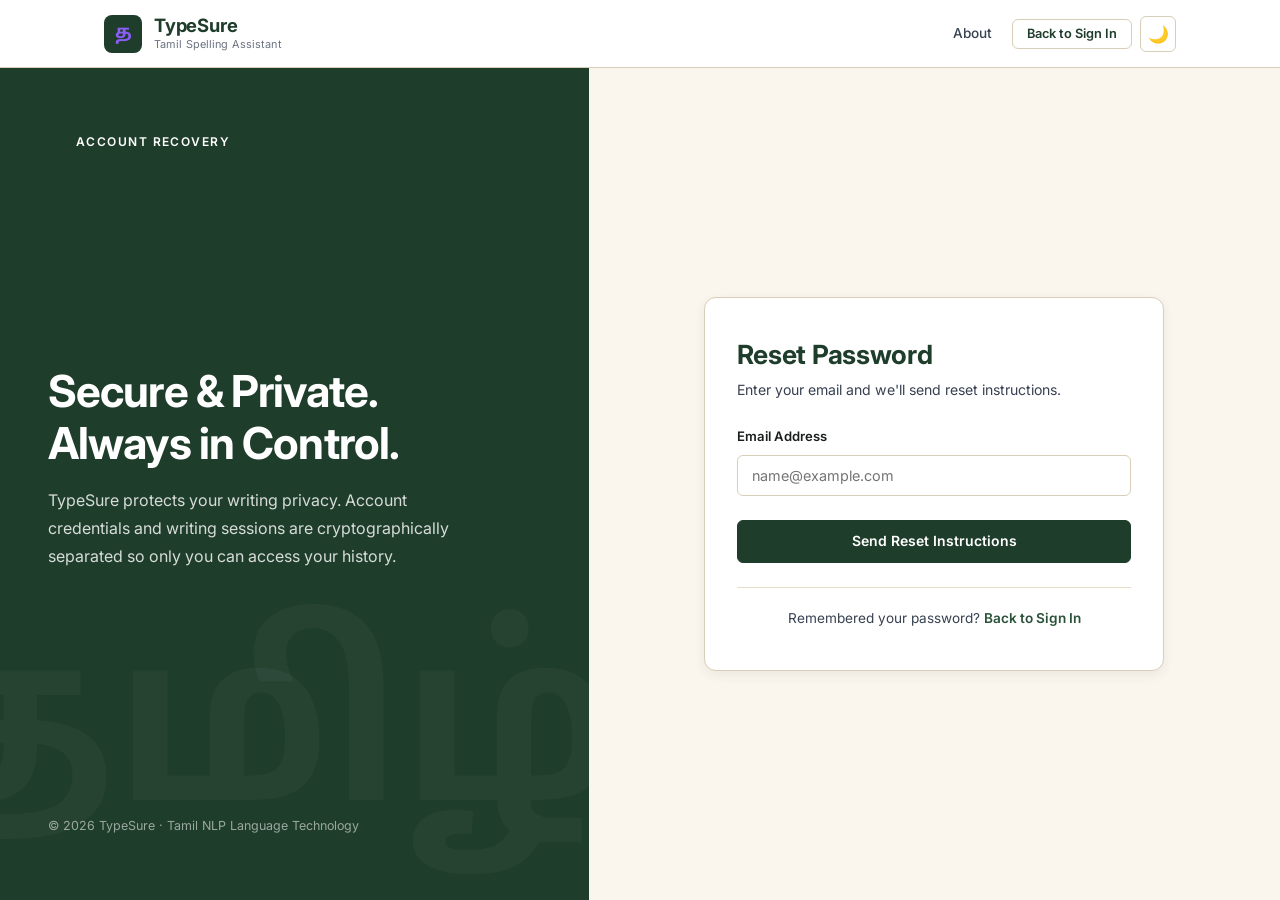
<file: templates/forgot_password.html>
<!DOCTYPE html>
<html lang="ta" dir="ltr">
<head>
  <meta charset="UTF-8" />
  <meta name="viewport" content="width=device-width, initial-scale=1.0" />
  <title>Reset Password — TypeSure</title>
  <meta name="description" content="Recover access to your TypeSure account." />
  <link rel="icon" type="image/x-icon" href="/favicon.ico" />
  <link rel="icon" type="image/png" sizes="32x32" href="/static/favicon-32x32.png" />
  <link rel="icon" type="image/png" sizes="16x16" href="/static/favicon-16x16.png" />

  <!-- Fonts -->
  <link rel="preconnect" href="https://fonts.googleapis.com" />
  <link rel="preconnect" href="https://fonts.gstatic.com" crossorigin />
  <link href="https://fonts.googleapis.com/css2?family=Inter:wght@300;400;500;600;700&family=Noto+Sans+Tamil:wght@300;400;500;600;700&display=swap" rel="stylesheet" />

  <link rel="stylesheet" href="/static/css/style.css" />

  <script>
    (function() {
      const savedTheme = localStorage.getItem('typesure_theme') || 'light';
      if (savedTheme === 'dark') {
        document.documentElement.setAttribute('data-theme', 'dark');
      }
    })();
  </script>
</head>
<body>

<header class="site-header">
  <div class="container header-inner">
    <a href="/" class="brand" aria-label="TypeSure Home">
      <div class="brand-logo" aria-hidden="true">
        <span class="logo-icon">த</span>
      </div>
      <div class="brand-text">
        <span class="brand-name">TypeSure</span>
        <span class="brand-subtitle">Tamil Spelling Assistant</span>
      </div>
    </a>
    <nav class="site-nav" aria-label="Main navigation">
      <a href="/about" class="nav-link">About</a>
      <a href="/login" class="btn btn-outline btn-sm">Back to Sign In</a>
      <button class="theme-toggle-btn" id="theme-toggle" aria-label="Toggle light or dark theme" title="Toggle theme">
        <span class="theme-toggle-icon" id="theme-icon">🌙</span>
      </button>
    </nav>
  </div>
</header>

<main class="auth-split-wrapper">
  <!-- Left Editorial Hero Section -->
  <section class="auth-left" aria-label="Brand Overview">
    <div class="auth-brand-badge">Account Recovery</div>
    
    <div class="auth-left-content">
      <h1 class="auth-left-title">
        Secure &amp; Private.<br />
        <span style="color: var(--gold);">Always in Control.</span>
      </h1>
      <p class="auth-left-desc">
        TypeSure protects your writing privacy. Account credentials and
        writing sessions are cryptographically separated so only you can access
        your history.
      </p>
    </div>

    <div class="auth-left-footer">
      &copy; <span id="copy-year"></span> TypeSure · Tamil NLP Language Technology
    </div>
  </section>

  <!-- Right Authentication Form Section -->
  <section class="auth-right" aria-label="Password Reset Form">
    <div class="auth-card">
      <div class="auth-card-header">
        <h2 class="auth-card-title">Reset Password</h2>
        <p class="auth-card-subtitle">Enter your email and we'll send reset instructions.</p>
      </div>

      <div class="notice notice-info hidden" id="reset-success-alert" role="status" style="margin-bottom: var(--sp-4);">
        <span class="notice-icon">✓</span>
        <span id="reset-success-msg">Reset instructions sent. Please check your inbox.</span>
      </div>

      <div class="notice notice-error hidden" id="reset-error-alert" role="alert" style="margin-bottom: var(--sp-4);">
        <span class="notice-icon">⚠️</span>
        <span id="reset-error-msg">Could not process request.</span>
      </div>

      <form id="forgot-form" class="auth-form" novalidate>
        <div class="form-group">
          <label class="form-label" for="reset-email">Email Address</label>
          <input
            type="email"
            id="reset-email"
            name="email"
            class="form-input"
            placeholder="name@example.com"
            required
            autocomplete="email"
          />
        </div>

        <button type="submit" class="btn btn-primary" id="btn-reset-submit" style="width: 100%; padding: 12px; margin-top: var(--sp-2);">
          Send Reset Instructions
        </button>
      </form>

      <div class="auth-card-footer">
        Remembered your password?
        <a href="/login" class="form-link">Back to Sign In</a>
      </div>
    </div>
  </section>
</main>

<script src="/static/js/auth.js"></script>
</body>
</html>
</file>
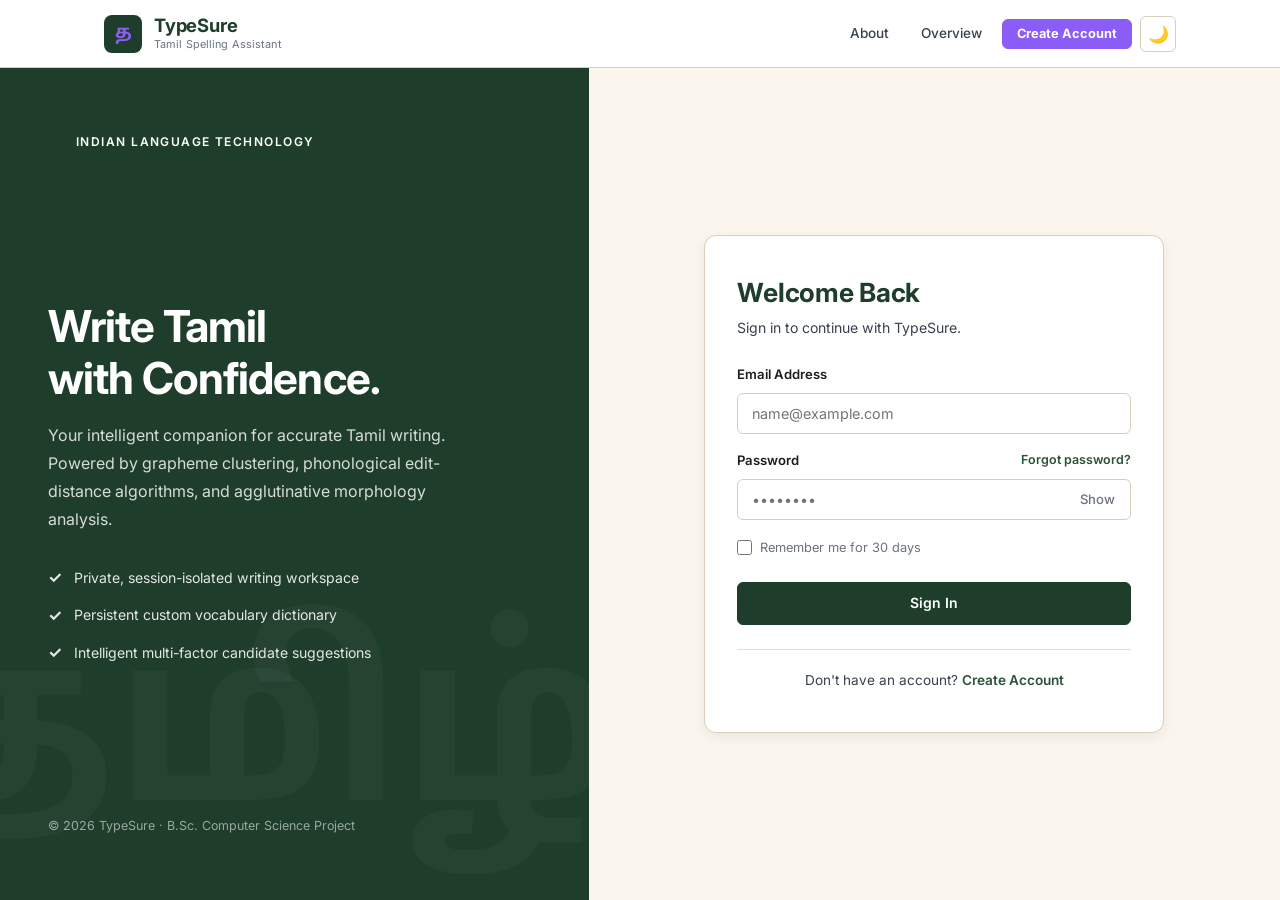
<file: templates/login.html>
<!DOCTYPE html>
<html lang="ta" dir="ltr">
<head>
  <meta charset="UTF-8" />
  <meta name="viewport" content="width=device-width, initial-scale=1.0" />
  <title>Sign In — TypeSure</title>
  <meta name="description" content="Sign in to your TypeSure account to manage your Tamil spelling checks, custom dictionary, and writing history." />
  <link rel="icon" type="image/x-icon" href="/favicon.ico" />
  <link rel="icon" type="image/png" sizes="32x32" href="/static/favicon-32x32.png" />
  <link rel="icon" type="image/png" sizes="16x16" href="/static/favicon-16x16.png" />

  <!-- Fonts -->
  <link rel="preconnect" href="https://fonts.googleapis.com" />
  <link rel="preconnect" href="https://fonts.gstatic.com" crossorigin />
  <link href="https://fonts.googleapis.com/css2?family=Inter:wght@300;400;500;600;700&family=Noto+Sans+Tamil:wght@300;400;500;600;700&display=swap" rel="stylesheet" />

  <link rel="stylesheet" href="/static/css/style.css" />

  <!-- Theme initialization script (prevents flash of wrong theme) -->
  <script>
    (function() {
      const savedTheme = localStorage.getItem('typesure_theme') || 'light';
      if (savedTheme === 'dark') {
        document.documentElement.setAttribute('data-theme', 'dark');
      }
    })();
  </script>
</head>
<body>

<header class="site-header">
  <div class="container header-inner">
    <a href="/" class="brand" aria-label="TypeSure Home">
      <div class="brand-logo" aria-hidden="true">
        <span class="logo-icon">த</span>
      </div>
      <div class="brand-text">
        <span class="brand-name">TypeSure</span>
        <span class="brand-subtitle">Tamil Spelling Assistant</span>
      </div>
    </a>
    <nav class="site-nav" aria-label="Main navigation">
      <a href="/about" class="nav-link">About</a>
      <a href="/landing" class="nav-link">Overview</a>
      <a href="/register" class="btn btn-accent btn-sm">Create Account</a>
      <button class="theme-toggle-btn" id="theme-toggle" aria-label="Toggle light or dark theme" title="Toggle theme">
        <span class="theme-toggle-icon" id="theme-icon">🌙</span>
      </button>
    </nav>
  </div>
</header>

<main class="auth-split-wrapper">
  <!-- Left Editorial Hero Section -->
  <section class="auth-left" aria-label="Brand Overview">
    <div class="auth-brand-badge">Indian Language Technology</div>
    
    <div class="auth-left-content">
      <h1 class="auth-left-title">
        Write Tamil<br />
        with <span style="color: var(--gold);">Confidence.</span>
      </h1>
      <p class="auth-left-desc">
        Your intelligent companion for accurate Tamil writing. Powered by
        grapheme clustering, phonological edit-distance algorithms, and
        agglutinative morphology analysis.
      </p>

      <div class="auth-features-list">
        <div class="auth-feature-point">
          <span class="check-glyph">✓</span>
          <span>Private, session-isolated writing workspace</span>
        </div>
        <div class="auth-feature-point">
          <span class="check-glyph">✓</span>
          <span>Persistent custom vocabulary dictionary</span>
        </div>
        <div class="auth-feature-point">
          <span class="check-glyph">✓</span>
          <span>Intelligent multi-factor candidate suggestions</span>
        </div>
      </div>
    </div>

    <div class="auth-left-footer">
      &copy; <span id="copy-year"></span> TypeSure · B.Sc. Computer Science Project
    </div>
  </section>

  <!-- Right Authentication Form Section -->
  <section class="auth-right" aria-label="Sign In Form">
    <div class="auth-card">
      <div class="auth-card-header">
        <h2 class="auth-card-title">Welcome Back</h2>
        <p class="auth-card-subtitle">Sign in to continue with TypeSure.</p>
      </div>

      <div class="notice notice-error hidden" id="login-error-alert" role="alert" style="margin-bottom: var(--sp-4);">
        <span class="notice-icon">⚠️</span>
        <span id="login-error-msg">Invalid credentials.</span>
      </div>

      <form id="login-form" class="auth-form" novalidate>
        <div class="form-group">
          <label class="form-label" for="login-email">Email Address</label>
          <input
            type="email"
            id="login-email"
            name="email"
            class="form-input"
            placeholder="name@example.com"
            required
            autocomplete="email"
          />
        </div>

        <div class="form-group">
          <div class="form-label">
            <label for="login-password">Password</label>
            <a href="/forgot-password" class="form-link" style="font-size: 0.78rem;">Forgot password?</a>
          </div>
          <div class="input-with-icon">
            <input
              type="password"
              id="login-password"
              name="password"
              class="form-input"
              placeholder="••••••••"
              required
              autocomplete="current-password"
            />
            <button type="button" class="input-action-btn" id="toggle-password" aria-label="Toggle password visibility">
              Show
            </button>
          </div>
        </div>

        <div class="form-options-row">
          <label class="checkbox-label" for="login-remember">
            <input type="checkbox" id="login-remember" name="remember" />
            <span>Remember me for 30 days</span>
          </label>
        </div>

        <button type="submit" class="btn btn-primary" id="btn-login-submit" style="width: 100%; padding: 12px; margin-top: var(--sp-2);">
          Sign In
        </button>
      </form>

      <div class="auth-card-footer">
        Don't have an account?
        <a href="/register" class="form-link">Create Account</a>
      </div>
    </div>
  </section>
</main>

<script src="/static/js/auth.js"></script>
</body>
</html>
</file>
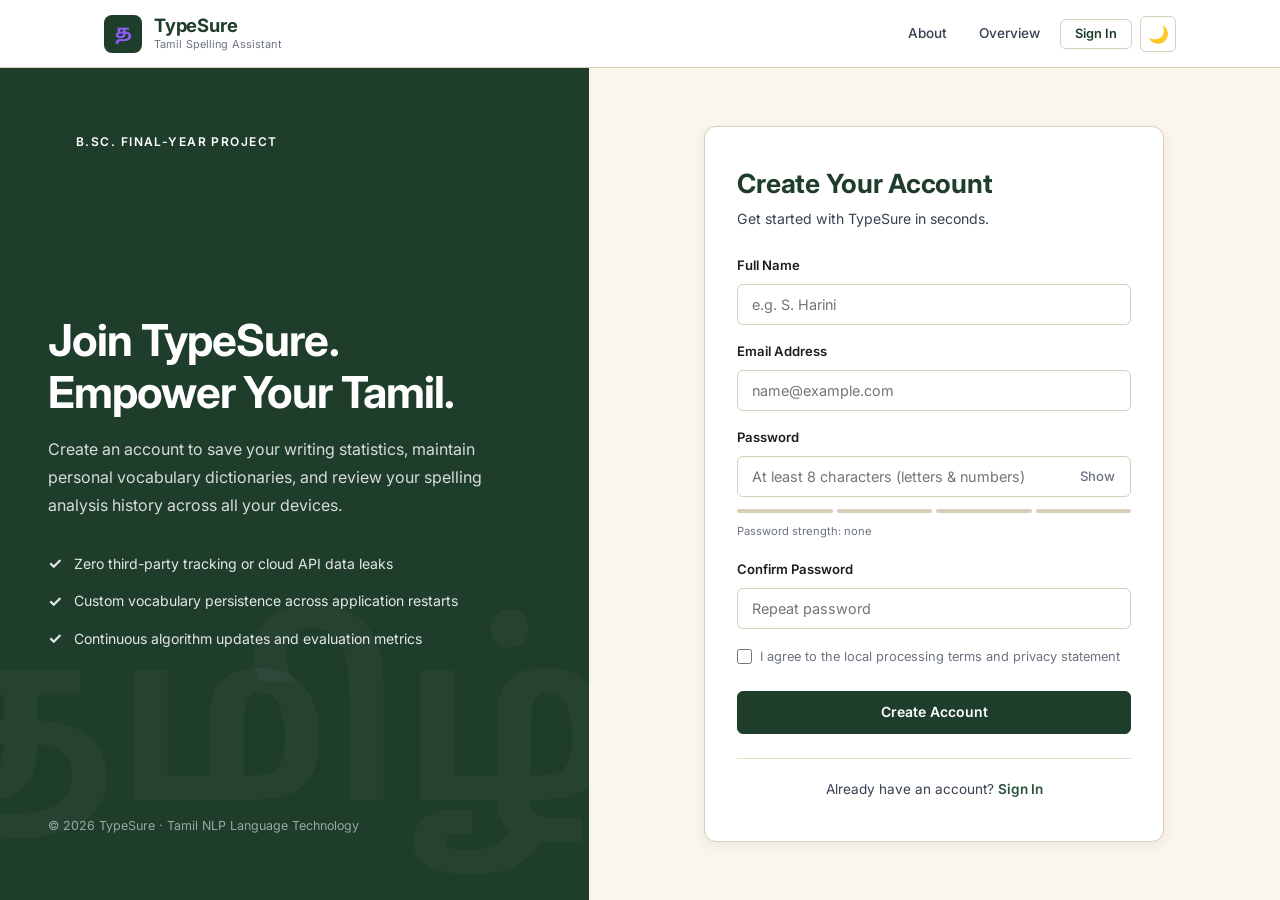
<file: templates/register.html>
<!DOCTYPE html>
<html lang="ta" dir="ltr">
<head>
  <meta charset="UTF-8" />
  <meta name="viewport" content="width=device-width, initial-scale=1.0" />
  <title>Create Account — TypeSure</title>
  <meta name="description" content="Register for a TypeSure account to unlock persistent history, custom dictionary imports, and Tamil writing analytics." />
  <link rel="icon" type="image/x-icon" href="/favicon.ico" />
  <link rel="icon" type="image/png" sizes="32x32" href="/static/favicon-32x32.png" />
  <link rel="icon" type="image/png" sizes="16x16" href="/static/favicon-16x16.png" />

  <!-- Fonts -->
  <link rel="preconnect" href="https://fonts.googleapis.com" />
  <link rel="preconnect" href="https://fonts.gstatic.com" crossorigin />
  <link href="https://fonts.googleapis.com/css2?family=Inter:wght@300;400;500;600;700&family=Noto+Sans+Tamil:wght@300;400;500;600;700&display=swap" rel="stylesheet" />

  <link rel="stylesheet" href="/static/css/style.css" />

  <script>
    (function() {
      const savedTheme = localStorage.getItem('typesure_theme') || 'light';
      if (savedTheme === 'dark') {
        document.documentElement.setAttribute('data-theme', 'dark');
      }
    })();
  </script>
</head>
<body>

<header class="site-header">
  <div class="container header-inner">
    <a href="/" class="brand" aria-label="TypeSure Home">
      <div class="brand-logo" aria-hidden="true">
        <span class="logo-icon">த</span>
      </div>
      <div class="brand-text">
        <span class="brand-name">TypeSure</span>
        <span class="brand-subtitle">Tamil Spelling Assistant</span>
      </div>
    </a>
    <nav class="site-nav" aria-label="Main navigation">
      <a href="/about" class="nav-link">About</a>
      <a href="/landing" class="nav-link">Overview</a>
      <a href="/login" class="btn btn-outline btn-sm">Sign In</a>
      <button class="theme-toggle-btn" id="theme-toggle" aria-label="Toggle light or dark theme" title="Toggle theme">
        <span class="theme-toggle-icon" id="theme-icon">🌙</span>
      </button>
    </nav>
  </div>
</header>

<main class="auth-split-wrapper">
  <!-- Left Editorial Hero Section -->
  <section class="auth-left" aria-label="Brand Overview">
    <div class="auth-brand-badge">B.Sc. Final-Year Project</div>
    
    <div class="auth-left-content">
      <h1 class="auth-left-title">
        Join TypeSure.<br />
        <span style="color: var(--gold);">Empower Your Tamil.</span>
      </h1>
      <p class="auth-left-desc">
        Create an account to save your writing statistics, maintain personal
        vocabulary dictionaries, and review your spelling analysis history
        across all your devices.
      </p>

      <div class="auth-features-list">
        <div class="auth-feature-point">
          <span class="check-glyph">✓</span>
          <span>Zero third-party tracking or cloud API data leaks</span>
        </div>
        <div class="auth-feature-point">
          <span class="check-glyph">✓</span>
          <span>Custom vocabulary persistence across application restarts</span>
        </div>
        <div class="auth-feature-point">
          <span class="check-glyph">✓</span>
          <span>Continuous algorithm updates and evaluation metrics</span>
        </div>
      </div>
    </div>

    <div class="auth-left-footer">
      &copy; <span id="copy-year"></span> TypeSure · Tamil NLP Language Technology
    </div>
  </section>

  <!-- Right Authentication Form Section -->
  <section class="auth-right" aria-label="Registration Form">
    <div class="auth-card">
      <div class="auth-card-header">
        <h2 class="auth-card-title">Create Your Account</h2>
        <p class="auth-card-subtitle">Get started with TypeSure in seconds.</p>
      </div>

      <div class="notice notice-error hidden" id="register-error-alert" role="alert" style="margin-bottom: var(--sp-4);">
        <span class="notice-icon">⚠️</span>
        <span id="register-error-msg">Registration error.</span>
      </div>

      <form id="register-form" class="auth-form" novalidate>
        <div class="form-group">
          <label class="form-label" for="reg-name">Full Name</label>
          <input
            type="text"
            id="reg-name"
            name="full_name"
            class="form-input"
            placeholder="e.g. S. Harini"
            required
            autocomplete="name"
          />
        </div>

        <div class="form-group">
          <label class="form-label" for="reg-email">Email Address</label>
          <input
            type="email"
            id="reg-email"
            name="email"
            class="form-input"
            placeholder="name@example.com"
            required
            autocomplete="email"
          />
        </div>

        <div class="form-group">
          <label class="form-label" for="reg-password">Password</label>
          <div class="input-with-icon">
            <input
              type="password"
              id="reg-password"
              name="password"
              class="form-input"
              placeholder="At least 8 characters (letters &amp; numbers)"
              required
              autocomplete="new-password"
            />
            <button type="button" class="input-action-btn" id="toggle-reg-password" aria-label="Toggle password visibility">
              Show
            </button>
          </div>
          <!-- Password strength meter -->
          <div class="password-strength-container">
            <div class="strength-bars">
              <div class="strength-segment" id="str-1"></div>
              <div class="strength-segment" id="str-2"></div>
              <div class="strength-segment" id="str-3"></div>
              <div class="strength-segment" id="str-4"></div>
            </div>
            <span class="strength-label" id="strength-text">Password strength: none</span>
          </div>
        </div>

        <div class="form-group">
          <label class="form-label" for="reg-confirm-password">Confirm Password</label>
          <input
            type="password"
            id="reg-confirm-password"
            name="confirm_password"
            class="form-input"
            placeholder="Repeat password"
            required
            autocomplete="new-password"
          />
          <span class="form-error-feedback hidden" id="confirm-feedback">Passwords do not match.</span>
        </div>

        <div class="form-options-row">
          <label class="checkbox-label" for="reg-terms">
            <input type="checkbox" id="reg-terms" required />
            <span>I agree to the local processing terms and privacy statement</span>
          </label>
        </div>

        <button type="submit" class="btn btn-primary" id="btn-register-submit" style="width: 100%; padding: 12px; margin-top: var(--sp-2);">
          Create Account
        </button>
      </form>

      <div class="auth-card-footer">
        Already have an account?
        <a href="/login" class="form-link">Sign In</a>
      </div>
    </div>
  </section>
</main>

<script src="/static/js/auth.js"></script>
</body>
</html>
</file>
<file: static/css/style.css>
/* ==========================================================================
   TypeSure — Premium Design System
   Tamil Spelling Detection & Correction
   Design: Editorial SaaS + Indian Language Technology
   ========================================================================== */

/* --------------------------------------------------------------------------
   1. Design Tokens
   -------------------------------------------------------------------------- */
:root {
  /* Brand Palette (Exact Specifications: Forest Green + Sand Beige + Electric Purple) */
  --forest:          #1F3D2B;
  --forest-deep:     #14281C;
  --sand:            #E8DCC4;
  --sand-light:      #FAF6EE;
  --purple:          #8B5CF6;
  --purple-hover:    #7C3AED;
  --purple-light:    #F5F3FF;
  --charcoal:        #1A1F1C;
  --white:           #FFFFFF;
  --grey:            #6B7280;
  --soft-border:     #D8CEB9;
  --error-red:       #DC2626;

  /* Semantic Variables (Light Theme) */
  --color-bg:              var(--sand-light);
  --color-surface:         var(--white);
  --color-surface-hover:   #F3EDE0;
  --color-primary:         var(--forest);
  --color-primary-deep:    var(--forest-deep);
  --color-secondary:       #2A5239;
  --color-accent:          var(--purple);
  --color-accent-hover:    var(--purple-hover);
  --color-text:            var(--charcoal);
  --color-text-secondary:  #374151;
  --color-text-muted:      var(--grey);
  --color-border:          var(--soft-border);
  --color-border-light:    #E5DEC9;

  /* States */
  --color-warning:         #B45309;
  --color-warning-bg:      #FEF3C7;
  --color-warning-border:  #FCD34D;
  --color-danger:          var(--error-red);
  --color-danger-bg:       #FEE2E2;
  --color-danger-border:   #FCA5A5;
  --color-success:         #059669;
  --color-success-bg:      #D1FAE5;
  --color-info:            #2563EB;
  --color-info-bg:         #DBEAFE;
  --color-info-border:     #93C5FD;

  /* Typography */
  --font-ui:    'Inter', system-ui, -apple-system, 'Segoe UI', sans-serif;
  --font-tamil: 'Noto Sans Tamil', 'Latha', 'TAU_Elango_Barathi', sans-serif;
  --font-mono:  'SF Mono', 'Fira Code', 'Consolas', monospace;

  /* Spacing (4px grid) */
  --sp-1:  0.25rem;
  --sp-2:  0.5rem;
  --sp-3:  0.75rem;
  --sp-4:  1rem;
  --sp-5:  1.25rem;
  --sp-6:  1.5rem;
  --sp-8:  2rem;
  --sp-10: 2.5rem;
  --sp-12: 3rem;
  --sp-16: 4rem;
  --sp-20: 5rem;
  --sp-24: 6rem;

  /* Radii */
  --radius-sm:   4px;
  --radius-md:   6px;
  --radius-lg:   8px;
  --radius-xl:   12px;
  --radius-full: 9999px;

  /* Shadows */
  --shadow-xs:  0 1px 2px rgba(41,45,42,0.04);
  --shadow-sm:  0 1px 4px rgba(41,45,42,0.06), 0 1px 2px rgba(41,45,42,0.03);
  --shadow-md:  0 4px 12px rgba(41,45,42,0.07);
  --shadow-lg:  0 8px 28px rgba(41,45,42,0.09);
  --shadow-xl:  0 16px 48px rgba(41,45,42,0.12);

  /* Motion */
  --ease:           cubic-bezier(0.4, 0, 0.2, 1);
  --duration:       160ms;
  --duration-slow:  280ms;

  /* Layout */
  --container-max:    1120px;
  --container-narrow: 840px;
  --header-height:    68px;
}

/* --------------------------------------------------------------------------
   2. Reset & Base
   -------------------------------------------------------------------------- */
*, *::before, *::after { box-sizing: border-box; margin: 0; padding: 0; }

html {
  font-size: 16px;
  scroll-behavior: smooth;
  -webkit-font-smoothing: antialiased;
  -moz-osx-font-smoothing: grayscale;
  text-rendering: optimizeLegibility;
}

body {
  font-family: var(--font-ui);
  background: var(--color-bg);
  color: var(--color-text);
  line-height: 1.6;
  min-height: 100vh;
  display: flex;
  flex-direction: column;
}

img, svg { display: block; max-width: 100%; }

a {
  color: var(--color-secondary);
  text-decoration: none;
  transition: color var(--duration) var(--ease);
}
a:hover { color: var(--color-primary); }

button { cursor: pointer; font-family: inherit; }
ul, ol { list-style: none; }

::selection {
  background: rgba(40,116,91,0.15);
  color: var(--color-primary);
}

/* --------------------------------------------------------------------------
   3. Utilities
   -------------------------------------------------------------------------- */
.hidden { display: none !important; }

.container {
  width: 100%;
  max-width: var(--container-max);
  margin: 0 auto;
  padding: 0 var(--sp-6);
}

.tamil-text {
  font-family: var(--font-tamil);
  font-size: 1.05em;
}

.section-label {
  display: inline-block;
  font-size: 0.7rem;
  font-weight: 700;
  letter-spacing: 0.12em;
  text-transform: uppercase;
  color: var(--color-accent);
  margin-bottom: var(--sp-4);
}

.section-title {
  font-size: 1.75rem;
  font-weight: 700;
  color: var(--color-primary);
  line-height: 1.25;
  margin-bottom: var(--sp-3);
}

.section-desc {
  font-size: 1rem;
  color: var(--color-text-secondary);
  line-height: 1.75;
  max-width: 560px;
}

/* --------------------------------------------------------------------------
   4. Buttons
   -------------------------------------------------------------------------- */
.btn {
  display: inline-flex;
  align-items: center;
  justify-content: center;
  gap: 6px;
  padding: 10px 22px;
  border-radius: var(--radius-md);
  font-size: 0.875rem;
  font-weight: 600;
  border: 1.5px solid transparent;
  transition: all var(--duration) var(--ease);
  white-space: nowrap;
  line-height: 1.2;
  text-decoration: none;
}
.btn:hover { text-decoration: none; }
.btn:active { transform: scale(0.97); }
.btn:disabled {
  opacity: 0.35;
  cursor: not-allowed;
  transform: none !important;
}
.btn:focus-visible {
  outline: 2px solid var(--color-accent);
  outline-offset: 2px;
}
.btn-sm { padding: 6px 14px; font-size: 0.8rem; }
.btn-lg { padding: 14px 32px; font-size: 0.95rem; font-weight: 700; }
.btn-icon { font-size: 1rem; }

.btn-primary {
  background: var(--color-primary);
  color: var(--white);
  border-color: var(--color-primary);
}
.btn-primary:hover {
  background: var(--color-primary-deep);
  border-color: var(--color-primary-deep);
  box-shadow: 0 2px 8px rgba(21,60,50,0.2);
}

.btn-accent {
  background: var(--color-accent);
  color: #FFFFFF;
  border-color: var(--color-accent);
  font-weight: 700;
}
.btn-accent:hover {
  background: var(--color-accent-hover);
  border-color: var(--color-accent-hover);
  color: #FFFFFF;
}

.btn-outline {
  background: transparent;
  color: var(--color-primary);
  border-color: var(--color-border);
}
.btn-outline:hover {
  border-color: var(--color-primary);
  background: rgba(21,60,50,0.04);
}

.btn-outline-light {
  background: transparent;
  color: var(--white);
  border-color: rgba(255,255,255,0.35);
}
.btn-outline-light:hover {
  background: rgba(255,255,255,0.08);
  border-color: rgba(255,255,255,0.6);
}

.btn-ghost {
  background: transparent;
  color: var(--color-text-secondary);
  border-color: transparent;
}
.btn-ghost:hover {
  background: rgba(21,60,50,0.05);
  color: var(--color-primary);
}

.btn-danger {
  background: var(--color-danger);
  color: var(--white);
  border-color: var(--color-danger);
}
.btn-danger:hover {
  background: #7f3025;
  border-color: #7f3025;
}

/* --------------------------------------------------------------------------
   5. Header & Navigation
   -------------------------------------------------------------------------- */
.site-header {
  position: sticky;
  top: 0;
  z-index: 100;
  background: var(--color-surface);
  border-bottom: 1px solid var(--color-border);
  height: var(--header-height);
}

.header-inner {
  display: flex;
  align-items: center;
  justify-content: space-between;
  height: var(--header-height);
  gap: var(--sp-6);
}

/* Brand */
.brand {
  display: flex;
  align-items: center;
  gap: var(--sp-3);
  text-decoration: none;
  flex-shrink: 0;
}

.brand-logo {
  width: 38px;
  height: 38px;
  background: var(--color-primary);
  border-radius: var(--radius-lg);
  display: flex;
  align-items: center;
  justify-content: center;
  flex-shrink: 0;
}

.logo-icon {
  font-family: var(--font-tamil);
  color: var(--color-accent);
  font-size: 1.15rem;
  font-weight: 700;
}

.brand-text {
  display: flex;
  flex-direction: column;
}

.brand-name {
  font-size: 1.15rem;
  font-weight: 700;
  color: var(--color-primary);
  line-height: 1.15;
  letter-spacing: -0.01em;
}

.brand-subtitle {
  font-size: 0.68rem;
  color: var(--color-text-muted);
  font-weight: 400;
  letter-spacing: 0.01em;
}

/* Nav */
.site-nav {
  display: flex;
  align-items: center;
  gap: var(--sp-2);
}

.nav-link {
  font-size: 0.85rem;
  font-weight: 500;
  color: var(--color-text-secondary);
  padding: 6px 12px;
  border-radius: var(--radius-md);
  transition: color var(--duration) var(--ease), background var(--duration) var(--ease);
}
.nav-link:hover,
.nav-link.active {
  color: var(--color-primary);
  background: rgba(21,60,50,0.05);
  text-decoration: none;
}

.hamburger {
  display: none;
  flex-direction: column;
  justify-content: space-between;
  width: 22px;
  height: 16px;
  background: none;
  border: none;
  padding: 0;
}
.hamburger span {
  display: block;
  height: 2px;
  background: var(--color-text);
  border-radius: 2px;
  transition: var(--duration) var(--ease);
}

/* --------------------------------------------------------------------------
   6. Hero Section
   -------------------------------------------------------------------------- */
.hero {
  background: var(--color-primary);
  color: var(--white);
  padding: var(--sp-20) 0 var(--sp-24);
  position: relative;
  overflow: hidden;
}

.hero::after {
  content: 'தமிழ்';
  position: absolute;
  right: -2%;
  top: 50%;
  transform: translateY(-50%);
  font-family: var(--font-tamil);
  font-size: clamp(12rem, 22vw, 20rem);
  font-weight: 700;
  color: rgba(255,255,255,0.03);
  pointer-events: none;
  line-height: 1;
  white-space: nowrap;
}

.hero-content {
  position: relative;
  z-index: 1;
  max-width: 640px;
}

.hero-label {
  display: inline-flex;
  align-items: center;
  gap: var(--sp-2);
  font-size: 0.7rem;
  font-weight: 600;
  letter-spacing: 0.1em;
  text-transform: uppercase;
  color: var(--color-accent);
  margin-bottom: var(--sp-6);
}

.hero-label::before {
  content: '';
  display: block;
  width: 24px;
  height: 1.5px;
  background: var(--color-accent);
}

.hero-title {
  font-size: clamp(2.2rem, 5vw, 3.2rem);
  font-weight: 700;
  line-height: 1.15;
  margin-bottom: var(--sp-6);
  letter-spacing: -0.02em;
}

.hero-accent {
  color: var(--color-accent);
}

.hero-desc {
  font-size: 1.05rem;
  opacity: 0.85;
  line-height: 1.75;
  margin-bottom: var(--sp-8);
  max-width: 520px;
}

.hero-cta {
  display: flex;
  align-items: center;
  gap: var(--sp-4);
  flex-wrap: wrap;
}

/* --------------------------------------------------------------------------
   7. Features Section
   -------------------------------------------------------------------------- */
.features-section {
  padding: var(--sp-24) 0;
  background: var(--color-bg);
}

.features-header {
  text-align: center;
  margin-bottom: var(--sp-12);
}
.features-header .section-label { color: var(--color-accent); }
.features-header .section-desc { margin: 0 auto; }

.features-grid {
  display: grid;
  grid-template-columns: repeat(4, 1fr);
  gap: var(--sp-6);
}

.feature-card {
  background: var(--color-surface);
  border: 1px solid var(--color-border);
  border-top: 3px solid var(--color-accent);
  border-radius: var(--radius-lg);
  padding: var(--sp-8) var(--sp-6);
  transition: box-shadow var(--duration-slow) var(--ease), transform var(--duration-slow) var(--ease);
}
.feature-card:hover {
  box-shadow: var(--shadow-md);
  transform: translateY(-2px);
}

.feature-icon {
  font-size: 1.6rem;
  margin-bottom: var(--sp-4);
  display: block;
}

.feature-title {
  font-size: 0.95rem;
  font-weight: 700;
  color: var(--color-primary);
  margin-bottom: var(--sp-2);
  line-height: 1.3;
}

.feature-desc {
  font-size: 0.84rem;
  color: var(--color-text-secondary);
  line-height: 1.65;
}

/* --------------------------------------------------------------------------
   8. How It Works Section
   -------------------------------------------------------------------------- */
.how-section {
  padding: var(--sp-24) 0;
  background: var(--color-surface);
  border-top: 1px solid var(--color-border-light);
  border-bottom: 1px solid var(--color-border-light);
}

.how-header {
  text-align: center;
  margin-bottom: var(--sp-12);
}
.how-header .section-desc { margin: 0 auto; }

.steps-grid {
  display: grid;
  grid-template-columns: repeat(3, 1fr);
  gap: var(--sp-8);
  position: relative;
}

.step-card {
  text-align: center;
  padding: 0 var(--sp-4);
}

.step-number {
  display: inline-flex;
  align-items: center;
  justify-content: center;
  width: 48px;
  height: 48px;
  border-radius: 50%;
  background: var(--color-primary);
  color: var(--color-accent);
  font-size: 1.1rem;
  font-weight: 700;
  margin-bottom: var(--sp-5);
}

.step-title {
  font-size: 1rem;
  font-weight: 700;
  color: var(--color-primary);
  margin-bottom: var(--sp-2);
}

.step-desc {
  font-size: 0.85rem;
  color: var(--color-text-secondary);
  line-height: 1.65;
  max-width: 280px;
  margin: 0 auto;
}

/* --------------------------------------------------------------------------
   9. Workspace Section (Main Editor Area)
   -------------------------------------------------------------------------- */
.workspace-section {
  flex: 1;
  padding-top: var(--sp-12);
  padding-bottom: var(--sp-16);
  display: flex;
  flex-direction: column;
  gap: var(--sp-8);
}

.workspace-title-bar {
  display: flex;
  align-items: center;
  justify-content: space-between;
  flex-wrap: wrap;
  gap: var(--sp-4);
  margin-bottom: var(--sp-2);
}
.workspace-title-bar .section-title { margin-bottom: 0; }

/* --------------------------------------------------------------------------
   10. Cards
   -------------------------------------------------------------------------- */
.card {
  background: var(--color-surface);
  border: 1px solid var(--color-border);
  border-radius: var(--radius-lg);
  box-shadow: var(--shadow-xs);
  overflow: hidden;
}

.card-header {
  display: flex;
  align-items: center;
  justify-content: space-between;
  flex-wrap: wrap;
  gap: var(--sp-3);
  padding: var(--sp-4) var(--sp-6);
  border-bottom: 1px solid var(--color-border-light);
  background: var(--ivory);
}

.card-title {
  font-size: 0.9rem;
  font-weight: 600;
  color: var(--color-primary);
  display: flex;
  align-items: center;
  gap: var(--sp-2);
}

.card-icon {
  font-size: 1rem;
  opacity: 0.8;
}

/* --------------------------------------------------------------------------
   11. Editor Card
   -------------------------------------------------------------------------- */
.editor-card .card-header {
  background: var(--ivory);
}

.editor-meta {
  font-size: 0.78rem;
  color: var(--color-text-muted);
  font-weight: 500;
}
.meta-sep { margin: 0 6px; opacity: 0.4; }

.editor-wrap {
  padding: var(--sp-4) var(--sp-6);
  background: var(--color-surface);
}

.tamil-editor {
  width: 100%;
  min-height: 220px;
  padding: var(--sp-5);
  font-family: var(--font-tamil), var(--font-ui);
  font-size: 1.15rem;
  line-height: 1.9;
  border: 1.5px solid var(--color-border);
  border-radius: var(--radius-md);
  background: var(--ivory);
  color: var(--color-text);
  resize: vertical;
  transition: border-color var(--duration) var(--ease), box-shadow var(--duration) var(--ease);
  outline: none;
}
.tamil-editor:focus {
  border-color: var(--color-secondary);
  box-shadow: 0 0 0 3px rgba(40,116,91,0.1);
  background: var(--white);
}
.tamil-editor::placeholder {
  color: var(--color-text-muted);
  font-family: var(--font-tamil), var(--font-ui);
  font-size: 1rem;
}

.editor-footer {
  display: flex;
  align-items: center;
  justify-content: space-between;
  flex-wrap: wrap;
  gap: var(--sp-3);
  padding: var(--sp-3) var(--sp-6);
  border-top: 1px solid var(--color-border-light);
  background: var(--ivory);
}

.sample-btns {
  display: flex;
  align-items: center;
  gap: var(--sp-1);
  flex-wrap: wrap;
}
.sample-label {
  font-size: 0.75rem;
  color: var(--color-text-muted);
  margin-right: 4px;
  font-weight: 500;
}

.action-btns {
  display: flex;
  align-items: center;
  gap: var(--sp-2);
}

.store-text-row {
  padding: var(--sp-3) var(--sp-6);
  border-top: 1px solid var(--color-border-light);
  background: var(--ivory);
}

.checkbox-label {
  display: flex;
  align-items: center;
  gap: var(--sp-2);
  font-size: 0.8rem;
  color: var(--color-text-muted);
  cursor: pointer;
  user-select: none;
}
.checkbox-label input[type="checkbox"] {
  accent-color: var(--color-secondary);
  width: 15px;
  height: 15px;
}

/* --------------------------------------------------------------------------
   12. Loading & Error States
   -------------------------------------------------------------------------- */
.loading-overlay {
  display: none;
  align-items: center;
  justify-content: center;
  gap: var(--sp-4);
  padding: var(--sp-10);
  background: var(--color-surface);
  border: 1px solid var(--color-border);
  border-radius: var(--radius-lg);
  font-size: 0.9rem;
  color: var(--color-primary);
  font-weight: 500;
}
.loading-overlay.visible { display: flex; }

.spinner {
  width: 24px;
  height: 24px;
  border: 2.5px solid var(--sage-light);
  border-top-color: var(--color-secondary);
  border-radius: 50%;
  animation: spin 0.65s linear infinite;
  flex-shrink: 0;
}
@keyframes spin { to { transform: rotate(360deg); } }

/* --------------------------------------------------------------------------
   13. Notices & Banners
   -------------------------------------------------------------------------- */
.notice {
  display: flex;
  align-items: flex-start;
  gap: var(--sp-3);
  padding: var(--sp-4) var(--sp-6);
  border-radius: var(--radius-lg);
  font-size: 0.85rem;
  line-height: 1.65;
  border: 1px solid transparent;
  position: relative;
}

.notice-icon {
  font-size: 1rem;
  flex-shrink: 0;
  margin-top: 2px;
}

.notice-info {
  background: var(--color-info-bg);
  border-color: var(--color-info-border);
  color: #1a4d78;
}

.notice-warn {
  background: var(--color-warning-bg);
  border-color: var(--color-warning-border);
  color: #6b5115;
}

.notice-error {
  background: var(--color-danger-bg);
  border-color: var(--color-danger-border);
  color: #6b2019;
}

.notice-close {
  position: absolute;
  top: var(--sp-2);
  right: var(--sp-3);
  background: none;
  border: none;
  font-size: 0.8rem;
  opacity: 0.5;
  cursor: pointer;
  padding: 2px 6px;
  border-radius: var(--radius-sm);
  color: inherit;
  line-height: 1;
}
.notice-close:hover { opacity: 1; background: rgba(0,0,0,0.06); }

/* --------------------------------------------------------------------------
   14. Statistics Grid
   -------------------------------------------------------------------------- */
.stats-section .section-title {
  font-size: 0.95rem;
  margin-bottom: var(--sp-4);
}

.stats-grid {
  display: grid;
  grid-template-columns: repeat(4, 1fr);
  gap: var(--sp-4);
}

.stat-card {
  background: var(--color-surface);
  border: 1px solid var(--color-border);
  border-radius: var(--radius-lg);
  padding: var(--sp-5) var(--sp-5);
  position: relative;
  overflow: hidden;
  transition: transform var(--duration-slow) var(--ease), box-shadow var(--duration-slow) var(--ease);
}
.stat-card::before {
  content: '';
  position: absolute;
  top: 0;
  left: 0;
  right: 0;
  height: 3px;
  background: var(--color-primary);
}
.stat-card:hover {
  transform: translateY(-1px);
  box-shadow: var(--shadow-sm);
}

.stat-card--warning::before { background: var(--color-warning); }
.stat-card--success::before { background: var(--color-success); }
.stat-card--accent::before  { background: var(--color-accent); }

.stat-value {
  font-size: 1.85rem;
  font-weight: 700;
  color: var(--color-primary);
  line-height: 1;
  margin-bottom: var(--sp-1);
}
.stat-card--warning .stat-value { color: var(--color-warning); }
.stat-card--success .stat-value { color: var(--color-success); }
.stat-card--accent  .stat-value { color: var(--color-accent); }

.stat-label {
  font-size: 0.78rem;
  font-weight: 500;
  color: var(--color-text-secondary);
}

.stat-note {
  font-size: 0.7rem;
  color: var(--color-text-muted);
  margin-top: var(--sp-2);
  line-height: 1.45;
}

/* --------------------------------------------------------------------------
   15. Results & Issues
   -------------------------------------------------------------------------- */
.results-actions {
  display: flex;
  align-items: center;
  gap: var(--sp-2);
  flex-wrap: wrap;
}

.empty-state {
  padding: var(--sp-12) var(--sp-6);
  text-align: center;
}
.empty-icon { font-size: 2.5rem; margin-bottom: var(--sp-3); }
.empty-title {
  font-size: 0.95rem;
  font-weight: 600;
  color: var(--color-text-secondary);
  margin-bottom: var(--sp-1);
}
.empty-sub {
  font-size: 0.84rem;
  color: var(--color-text-muted);
}

.issues-list {
  padding: var(--sp-5) var(--sp-6);
  display: flex;
  flex-direction: column;
  gap: var(--sp-4);
}

.issue-item {
  border: 1px solid var(--color-border);
  border-radius: var(--radius-lg);
  padding: var(--sp-4) var(--sp-5);
  display: flex;
  flex-direction: column;
  gap: var(--sp-3);
  transition: border-color var(--duration) var(--ease), box-shadow var(--duration) var(--ease);
  animation: fadeSlideIn 0.2s var(--ease);
  background: var(--white);
}
.issue-item:hover {
  border-color: var(--color-warning-border);
  box-shadow: var(--shadow-xs);
}

@keyframes fadeSlideIn {
  from { opacity: 0; transform: translateY(4px); }
  to   { opacity: 1; transform: translateY(0); }
}

.issue-top {
  display: flex;
  align-items: center;
  gap: var(--sp-2);
  flex-wrap: wrap;
}

.issue-badge {
  background: var(--color-warning-bg);
  color: var(--color-warning);
  border: 1px solid var(--color-warning-border);
  padding: 2px 10px;
  border-radius: var(--radius-full);
  font-size: 0.72rem;
  font-weight: 600;
}

.issue-word {
  font-family: var(--font-tamil);
  font-size: 1.1rem;
  font-weight: 600;
  color: var(--color-danger);
  background: var(--color-danger-bg);
  padding: 2px 10px;
  border-radius: var(--radius-sm);
  border: 1px solid var(--color-danger-border);
}

.issue-occ {
  font-size: 0.75rem;
  color: var(--color-text-muted);
}

.suggestions-row {
  display: flex;
  flex-wrap: wrap;
  align-items: center;
  gap: var(--sp-2);
}

.suggestions-label {
  font-size: 0.78rem;
  color: var(--color-text-muted);
  flex-shrink: 0;
  font-weight: 500;
}

.suggestion-btn {
  font-family: var(--font-tamil);
  font-size: 0.95rem;
  padding: 5px 14px;
  background: var(--sage-light);
  color: var(--color-primary);
  border: 1px solid rgba(40,116,91,0.15);
  border-radius: var(--radius-full);
  cursor: pointer;
  transition: all var(--duration) var(--ease);
  display: inline-flex;
  align-items: center;
  gap: 6px;
}
.suggestion-btn:hover {
  background: rgba(40,116,91,0.15);
  border-color: var(--color-secondary);
  transform: scale(1.02);
}

.suggestion-btn .dist-badge {
  font-family: var(--font-ui);
  font-size: 0.65rem;
  background: var(--color-secondary);
  color: var(--white);
  padding: 1px 5px;
  border-radius: var(--radius-full);
  font-weight: 600;
}

.no-suggestions {
  font-size: 0.8rem;
  color: var(--color-text-muted);
  font-style: italic;
}

/* --------------------------------------------------------------------------
   16. Corrected Preview
   -------------------------------------------------------------------------- */
.corrected-preview {
  padding: var(--sp-6);
  white-space: pre-wrap;
  word-break: break-word;
  font-size: 1.1rem;
  line-height: 1.9;
  min-height: 80px;
  background: var(--ivory);
}

.corrections-applied-row {
  padding: var(--sp-3) var(--sp-6);
  border-top: 1px solid var(--color-border-light);
  font-size: 0.8rem;
  color: var(--color-text-muted);
  background: var(--ivory);
}

.corrected-word-ok {
  color: var(--color-success);
}
.corrected-word-changed {
  background: var(--gold-light);
  border-radius: 3px;
  padding: 0 3px;
  color: var(--color-primary);
  font-weight: 600;
  border-bottom: 2px solid var(--color-accent);
}
.corrected-word-unknown {
  color: var(--color-warning);
  text-decoration-line: underline;
  text-decoration-style: wavy;
  text-decoration-color: var(--color-warning);
  text-underline-offset: 3px;
}

/* --------------------------------------------------------------------------
   17. History
   -------------------------------------------------------------------------- */
.history-list {
  padding: var(--sp-4) var(--sp-6);
}

.history-item {
  display: flex;
  align-items: center;
  gap: var(--sp-4);
  padding: var(--sp-3) 0;
  border-bottom: 1px solid var(--color-border-light);
  font-size: 0.85rem;
  animation: fadeSlideIn 0.2s var(--ease);
}
.history-item:last-child { border-bottom: none; }

.history-num {
  width: 28px;
  height: 28px;
  background: var(--ivory);
  color: var(--color-primary);
  border: 1px solid var(--color-border);
  border-radius: 50%;
  font-size: 0.72rem;
  font-weight: 700;
  display: flex;
  align-items: center;
  justify-content: center;
  flex-shrink: 0;
}

.history-meta {
  display: flex;
  flex-direction: column;
  gap: 2px;
  flex: 1;
  min-width: 0;
}

.history-time {
  font-size: 0.72rem;
  color: var(--color-text-muted);
}

.history-stats {
  color: var(--color-text-secondary);
  font-size: 0.82rem;
}
.history-stats strong {
  color: var(--color-warning);
  font-weight: 600;
}

.btn-icon-del {
  background: none;
  border: none;
  color: var(--color-text-muted);
  cursor: pointer;
  padding: 4px 8px;
  font-size: 0.8rem;
  border-radius: var(--radius-sm);
  transition: all var(--duration) var(--ease);
  line-height: 1;
}
.btn-icon-del:hover {
  background: var(--color-danger-bg);
  color: var(--color-danger);
}

/* --------------------------------------------------------------------------
   18. Algorithm & Info Sections
   -------------------------------------------------------------------------- */
.algo-brief-section {
  padding: var(--sp-16) 0;
  background: var(--color-surface);
  border-top: 1px solid var(--color-border-light);
}

.algo-brief-section .section-desc {
  margin-bottom: var(--sp-8);
}

.algo-brief-grid {
  display: grid;
  grid-template-columns: repeat(3, 1fr);
  gap: var(--sp-6);
}

.algo-brief-card {
  padding: var(--sp-6);
  border: 1px solid var(--color-border);
  border-radius: var(--radius-lg);
  background: var(--ivory);
}

.algo-brief-card h3 {
  font-size: 0.9rem;
  font-weight: 700;
  color: var(--color-primary);
  margin-bottom: var(--sp-2);
}

.algo-brief-card p {
  font-size: 0.84rem;
  color: var(--color-text-secondary);
  line-height: 1.7;
}

/* Privacy band */
.privacy-band {
  padding: var(--sp-12) 0;
  background: var(--color-primary);
  color: var(--white);
}

.privacy-band-inner {
  display: flex;
  align-items: flex-start;
  gap: var(--sp-8);
}

.privacy-icon {
  font-size: 2rem;
  flex-shrink: 0;
  opacity: 0.8;
}

.privacy-band h2 {
  font-size: 1.25rem;
  font-weight: 700;
  margin-bottom: var(--sp-2);
  color: var(--white);
}

.privacy-band p {
  font-size: 0.9rem;
  opacity: 0.85;
  line-height: 1.7;
  max-width: 600px;
}

/* --------------------------------------------------------------------------
   19. Footer
   -------------------------------------------------------------------------- */
.site-footer {
  background: var(--color-primary);
  color: rgba(255,255,255,0.75);
  padding: var(--sp-12) 0 var(--sp-8);
  margin-top: auto;
}

.footer-inner {
  display: flex;
  flex-direction: column;
  gap: var(--sp-6);
}

.footer-top {
  display: flex;
  justify-content: space-between;
  align-items: flex-start;
  flex-wrap: wrap;
  gap: var(--sp-8);
}

.footer-brand-block .footer-brand {
  font-size: 1.1rem;
  font-weight: 700;
  color: var(--white);
  margin-bottom: var(--sp-2);
}

.footer-desc {
  font-size: 0.82rem;
  max-width: 360px;
  line-height: 1.7;
}

.footer-links {
  display: flex;
  gap: var(--sp-8);
}

.footer-link-group h4 {
  font-size: 0.72rem;
  font-weight: 700;
  letter-spacing: 0.1em;
  text-transform: uppercase;
  color: var(--color-accent);
  margin-bottom: var(--sp-3);
}

.footer-link-group ul {
  display: flex;
  flex-direction: column;
  gap: var(--sp-2);
}

.footer-link-group a {
  font-size: 0.82rem;
  color: rgba(255,255,255,0.65);
  transition: color var(--duration) var(--ease);
}
.footer-link-group a:hover { color: var(--white); }

.footer-bottom {
  padding-top: var(--sp-6);
  border-top: 1px solid rgba(255,255,255,0.1);
  display: flex;
  justify-content: space-between;
  align-items: center;
  flex-wrap: wrap;
  gap: var(--sp-2);
}

.footer-disclaimer {
  font-size: 0.72rem;
  opacity: 0.55;
}

.footer-tech {
  font-size: 0.72rem;
  opacity: 0.55;
}

/* --------------------------------------------------------------------------
   20. Modals
   -------------------------------------------------------------------------- */
.modal-overlay {
  position: fixed;
  inset: 0;
  background: rgba(21,60,50,0.55);
  backdrop-filter: blur(4px);
  z-index: 200;
  display: flex;
  align-items: center;
  justify-content: center;
  padding: var(--sp-4);
  animation: fadeIn 0.12s var(--ease);
}

@keyframes fadeIn { from { opacity: 0; } to { opacity: 1; } }

.modal {
  background: var(--color-surface);
  border-radius: var(--radius-xl);
  box-shadow: var(--shadow-xl);
  width: 100%;
  max-width: 520px;
  max-height: 90vh;
  overflow-y: auto;
  animation: modalIn 0.18s var(--ease);
}
.modal--sm { max-width: 400px; }

@keyframes modalIn {
  from { transform: translateY(8px); opacity: 0; }
  to   { transform: translateY(0);   opacity: 1; }
}

.modal-header {
  display: flex;
  align-items: center;
  justify-content: space-between;
  padding: var(--sp-5) var(--sp-6);
  border-bottom: 1px solid var(--color-border-light);
}

.modal-header h3 {
  font-size: 0.95rem;
  font-weight: 700;
  color: var(--color-primary);
}

.modal-close {
  background: none;
  border: none;
  font-size: 1rem;
  cursor: pointer;
  color: var(--color-text-muted);
  padding: 4px 8px;
  border-radius: var(--radius-sm);
  transition: background var(--duration) var(--ease);
  line-height: 1;
}
.modal-close:hover { background: rgba(0,0,0,0.05); color: var(--color-text); }

.modal-body {
  padding: var(--sp-6);
  display: flex;
  flex-direction: column;
  gap: var(--sp-4);
}
.modal-body p {
  font-size: 0.88rem;
  line-height: 1.65;
  color: var(--color-text-secondary);
}

.modal-footer {
  display: flex;
  align-items: center;
  justify-content: flex-end;
  gap: var(--sp-3);
  padding: var(--sp-4) var(--sp-6);
  border-top: 1px solid var(--color-border-light);
  background: var(--ivory);
}

/* Import modal */
.import-rules {
  list-style: disc;
  padding-left: 1.3rem;
  font-size: 0.82rem;
  color: var(--color-text-secondary);
  line-height: 1.85;
}

.file-drop-zone {
  border: 2px dashed var(--color-border);
  border-radius: var(--radius-lg);
  padding: var(--sp-8) var(--sp-6);
  text-align: center;
  cursor: pointer;
  transition: border-color var(--duration) var(--ease), background var(--duration) var(--ease);
}
.file-drop-zone:hover,
.file-drop-zone.drag-over {
  border-color: var(--color-secondary);
  background: var(--sage-light);
}
.drop-icon { font-size: 2rem; margin-bottom: var(--sp-3); }
.file-drop-zone p { font-size: 0.85rem; color: var(--color-text-muted); }

.import-result {
  padding: var(--sp-4);
  border-radius: var(--radius-md);
  font-size: 0.84rem;
  line-height: 1.7;
}
.import-result.success {
  background: var(--color-success-bg);
  color: var(--color-success);
  border: 1px solid rgba(40,116,91,0.15);
}
.import-result.error {
  background: var(--color-danger-bg);
  color: var(--color-danger);
  border: 1px solid var(--color-danger-border);
}

/* --------------------------------------------------------------------------
   21. Toast Notifications
   -------------------------------------------------------------------------- */
.toast-container {
  position: fixed;
  top: calc(var(--header-height) + var(--sp-4));
  right: var(--sp-6);
  z-index: 300;
  display: flex;
  flex-direction: column;
  gap: var(--sp-3);
  pointer-events: none;
}

.toast {
  pointer-events: auto;
  display: flex;
  align-items: center;
  gap: var(--sp-3);
  padding: var(--sp-4) var(--sp-5);
  background: var(--color-surface);
  border: 1px solid var(--color-border);
  border-radius: var(--radius-lg);
  box-shadow: var(--shadow-lg);
  font-size: 0.85rem;
  color: var(--color-text);
  min-width: 280px;
  max-width: 420px;
  animation: toastIn 0.25s var(--ease);
}
.toast.toast-out {
  animation: toastOut 0.2s var(--ease) forwards;
}

.toast-icon { font-size: 1.1rem; flex-shrink: 0; }

.toast-success { border-left: 3px solid var(--color-success); }
.toast-success .toast-icon { color: var(--color-success); }

.toast-error   { border-left: 3px solid var(--color-danger); }
.toast-error .toast-icon { color: var(--color-danger); }

.toast-info    { border-left: 3px solid var(--color-info); }
.toast-info .toast-icon { color: var(--color-info); }

@keyframes toastIn {
  from { transform: translateX(20px); opacity: 0; }
  to   { transform: translateX(0);    opacity: 1; }
}
@keyframes toastOut {
  from { transform: translateX(0);    opacity: 1; }
  to   { transform: translateX(20px); opacity: 0; }
}

/* --------------------------------------------------------------------------
   22. About Page
   -------------------------------------------------------------------------- */
.about-page {
  padding-top: var(--sp-12);
  padding-bottom: var(--sp-16);
}

.about-hero {
  text-align: center;
  padding: var(--sp-8) 0 var(--sp-12);
}

.about-title {
  font-size: clamp(1.6rem, 3.5vw, 2.25rem);
  font-weight: 700;
  color: var(--color-primary);
  margin-bottom: var(--sp-4);
  letter-spacing: -0.01em;
}

.about-intro {
  max-width: 680px;
  margin: 0 auto;
  font-size: 1rem;
  line-height: 1.8;
  color: var(--color-text-secondary);
}

.about-grid {
  display: flex;
  flex-direction: column;
  gap: var(--sp-8);
}

.about-card {
  padding: var(--sp-8);
}
.about-card .card-title {
  font-size: 1rem;
  margin-bottom: var(--sp-5);
  padding-bottom: var(--sp-3);
  border-bottom: 1px solid var(--color-border-light);
}

.about-list {
  list-style: none;
  padding-left: 0;
  font-size: 0.88rem;
  line-height: 1.9;
  color: var(--color-text-secondary);
}
.about-list li {
  padding-left: var(--sp-5);
  position: relative;
}
.about-list li::before {
  content: '';
  position: absolute;
  left: 0;
  top: 0.7em;
  width: 6px;
  height: 6px;
  border-radius: 50%;
  background: var(--color-accent);
}

.limitations-list li::before {
  background: var(--color-warning);
}

/* Algorithm items */
.algo-item {
  margin-bottom: var(--sp-6);
}
.algo-item:last-child { margin-bottom: 0; }
.algo-item h3 {
  font-size: 0.9rem;
  font-weight: 700;
  color: var(--color-primary);
  margin-bottom: var(--sp-2);
}
.algo-item p {
  font-size: 0.88rem;
  color: var(--color-text-secondary);
  line-height: 1.75;
}

.algo-example {
  margin-top: var(--sp-3);
  padding: var(--sp-3) var(--sp-5);
  background: var(--ivory);
  border-left: 3px solid var(--color-accent);
  border-radius: 0 var(--radius-sm) var(--radius-sm) 0;
  font-size: 0.88rem;
}
.algo-example code {
  font-family: var(--font-tamil), monospace;
  background: none;
  padding: 0;
}

/* Tech grid */
.tech-grid {
  display: grid;
  grid-template-columns: repeat(auto-fit, minmax(160px, 1fr));
  gap: var(--sp-3);
}

.tech-item {
  display: flex;
  flex-direction: column;
  gap: 4px;
  padding: var(--sp-4);
  background: var(--ivory);
  border: 1px solid var(--color-border-light);
  border-radius: var(--radius-md);
  font-size: 0.82rem;
}
.tech-icon { font-size: 1.3rem; }
.tech-item strong { color: var(--color-primary); font-size: 0.85rem; }
.tech-item span { color: var(--color-text-muted); font-size: 0.78rem; }

/* Code block */
.code-block {
  background: var(--charcoal);
  color: var(--sage-light);
  padding: var(--sp-5) var(--sp-6);
  border-radius: var(--radius-lg);
  font-size: 0.78rem;
  line-height: 1.75;
  overflow-x: auto;
  font-family: var(--font-mono);
}

/* Privacy section on about page */
.privacy-card {
  background: var(--color-primary);
  color: var(--white);
  border-color: var(--color-primary);
}
.privacy-card .card-title {
  color: var(--white);
  border-bottom-color: rgba(255,255,255,0.1);
}
.privacy-card .about-list li {
  color: rgba(255,255,255,0.8);
}
.privacy-card .about-list li::before {
  background: var(--color-accent);
}

/* --------------------------------------------------------------------------
   23. Responsive
   -------------------------------------------------------------------------- */

/* Tablet */
@media (max-width: 900px) {
  .features-grid { grid-template-columns: repeat(2, 1fr); }
  .algo-brief-grid { grid-template-columns: 1fr; }
  .stats-grid { grid-template-columns: repeat(2, 1fr); }
  .privacy-band-inner { flex-direction: column; }
  .footer-top { flex-direction: column; }
}

/* Mobile */
@media (max-width: 700px) {
  :root {
    --sp-6: 1rem;
    --header-height: 60px;
  }

  /* Nav collapse */
  .site-nav {
    display: none;
    gap: var(--sp-2);
    flex-direction: column;
    position: fixed;
    top: var(--header-height);
    left: 0;
    right: 0;
    background: var(--color-surface);
    padding: var(--sp-4);
    border-bottom: 1px solid var(--color-border);
    box-shadow: var(--shadow-md);
    z-index: 99;
  }
  .site-nav.open { display: flex; }
  .hamburger { display: flex; }

  /* Hero */
  .hero { padding: var(--sp-12) 0 var(--sp-16); }
  .hero-title { font-size: 1.85rem; }
  .hero::after { font-size: 8rem; right: -10%; }
  .hero-cta { flex-direction: column; align-items: stretch; }
  .hero-cta .btn { justify-content: center; }

  /* Features */
  .features-section { padding: var(--sp-16) 0; }
  .features-grid { grid-template-columns: 1fr; }

  /* Steps */
  .how-section { padding: var(--sp-16) 0; }
  .steps-grid { grid-template-columns: 1fr; gap: var(--sp-8); }

  /* Stats */
  .stats-grid { grid-template-columns: 1fr 1fr; }

  /* Editor */
  .editor-footer { flex-direction: column; align-items: flex-start; }
  .action-btns { width: 100%; justify-content: flex-end; }
  .card-header { padding: var(--sp-3) var(--sp-4); }

  /* Results */
  .results-actions { gap: 4px; }

  /* About */
  .about-card { padding: var(--sp-5); }

  /* Footer */
  .footer-links { flex-direction: column; gap: var(--sp-5); }
  .footer-bottom { flex-direction: column; text-align: center; }
}

@media (max-width: 440px) {
  .stats-grid { grid-template-columns: 1fr; }
  .hero-title { font-size: 1.6rem; }
  .hero::after { display: none; }
  .tech-grid { grid-template-columns: 1fr 1fr; }
}

/* --------------------------------------------------------------------------
   24. Print
   -------------------------------------------------------------------------- */
@media print {
  .site-header,
  .site-footer,
  .hero,
  .features-section,
  .how-section,
  .algo-brief-section,
  .privacy-band,
  .modal-overlay,
  .toast-container,
  .btn,
  .hamburger { display: none !important; }

  body { background: white; }
  .card { box-shadow: none; border: 1px solid #ccc; }
}

/* --------------------------------------------------------------------------
   25. Reduced Motion
   -------------------------------------------------------------------------- */
@media (prefers-reduced-motion: reduce) {
  *, *::before, *::after {
    animation-duration: 0.01ms !important;
    animation-iteration-count: 1 !important;
    transition-duration: 0.01ms !important;
  }
  html { scroll-behavior: auto; }
}

/* --------------------------------------------------------------------------
   26. Limitations Notice
   -------------------------------------------------------------------------- */
.limitations-notice {
  border-radius: var(--radius-lg);
}

/* --------------------------------------------------------------------------
   27. Focus Styles (Accessibility)
   -------------------------------------------------------------------------- */
:focus-visible {
  outline: 2px solid var(--color-secondary);
  outline-offset: 2px;
}

a:focus-visible,
button:focus-visible {
  outline: 2px solid var(--color-secondary);
  outline-offset: 2px;
}

.tamil-editor:focus-visible {
  outline: none;
  /* Uses custom focus styles defined above */
}

/* ==========================================================================
   28. Dark Theme [data-theme="dark"]
   Deep Charcoal + Forest Green Surfaces + Sand Beige Typography + Electric Purple
   ========================================================================== */
[data-theme="dark"] {
  --color-bg:              #121614;
  --color-surface:         #1A221D;
  --color-surface-hover:   #232E27;
  --color-primary:         #2D5A3F;
  --color-primary-deep:    #1F3D2B;
  --color-secondary:       #3A7050;
  --color-accent:          #A78BFA;
  --color-accent-hover:    #8B5CF6;
  --color-text:            #FAF6EE;
  --color-text-secondary:  #D1D5DB;
  --color-text-muted:      #9CA3AF;
  --color-border:          #2A362E;
  --color-border-light:    #222C26;

  --color-warning:         #FBBF24;
  --color-warning-bg:      #2A2008;
  --color-warning-border:  #5C430B;
  --color-danger:          #F87171;
  --color-danger-bg:       #2D1212;
  --color-danger-border:   #5C1E1E;
  --color-success:         #34D399;
  --color-success-bg:      #0D281E;
  --color-info:            #60A5FA;
  --color-info-bg:         #0E1E33;
  --color-info-border:     #1D3D66;

  --sand:                  #232E27;
  --sand-light:            #121614;
  --white:                 #1A221D;
}

[data-theme="dark"] .site-header,
[data-theme="dark"] .card,
[data-theme="dark"] .modal,
[data-theme="dark"] .auth-card {
  background: var(--color-surface);
  border-color: var(--color-border);
}

[data-theme="dark"] .card-header,
[data-theme="dark"] .editor-footer,
[data-theme="dark"] .store-text-row,
[data-theme="dark"] .corrections-applied-row,
[data-theme="dark"] .corrected-preview,
[data-theme="dark"] .algo-brief-card,
[data-theme="dark"] .tech-item {
  background: #19201D;
  border-color: var(--color-border);
}

[data-theme="dark"] .tamil-editor {
  background: #171D1A;
  color: var(--color-text);
  border-color: var(--color-border);
}
[data-theme="dark"] .tamil-editor:focus {
  background: #1B231F;
  border-color: var(--color-secondary);
}

[data-theme="dark"] .how-section,
[data-theme="dark"] .algo-brief-section {
  background: #171B19;
  border-color: var(--color-border);
}

[data-theme="dark"] .stat-card {
  background: var(--color-surface);
  border-color: var(--color-border);
}

[data-theme="dark"] .history-num {
  background: #25302A;
  color: var(--color-accent);
  border-color: var(--color-border);
}

/* ==========================================================================
   29. Theme Toggle Button
   ========================================================================== */
.theme-toggle-btn {
  display: inline-flex;
  align-items: center;
  justify-content: center;
  width: 36px;
  height: 36px;
  border-radius: var(--radius-md);
  background: transparent;
  border: 1px solid var(--color-border);
  color: var(--color-text-secondary);
  cursor: pointer;
  transition: all var(--duration) var(--ease);
  padding: 0;
}
.theme-toggle-btn:hover {
  background: rgba(40,116,91,0.08);
  border-color: var(--color-secondary);
  color: var(--color-primary);
}

.theme-toggle-icon {
  font-size: 1.05rem;
  line-height: 1;
}

/* ==========================================================================
   30. Split-Screen Authentication Styles (/login, /register, /forgot-password)
   ========================================================================== */
.auth-split-wrapper {
  display: flex;
  min-height: calc(100vh - var(--header-height));
  width: 100%;
}

.auth-left {
  flex: 0 0 46%;
  background: var(--forest);
  color: var(--white);
  padding: var(--sp-16) var(--sp-12);
  display: flex;
  flex-direction: column;
  justify-content: space-between;
  position: relative;
  overflow: hidden;
}

.auth-left::after {
  content: 'தமிழ்';
  position: absolute;
  right: -5%;
  bottom: 5%;
  font-family: var(--font-tamil);
  font-size: clamp(10rem, 18vw, 16rem);
  font-weight: 700;
  color: rgba(255, 255, 255, 0.035);
  pointer-events: none;
  line-height: 1;
  user-select: none;
}

.auth-brand-badge {
  display: inline-flex;
  align-items: center;
  gap: var(--sp-2);
  font-size: 0.75rem;
  font-weight: 600;
  letter-spacing: 0.12em;
  text-transform: uppercase;
  color: var(--gold);
}
.auth-brand-badge::before {
  content: '';
  display: block;
  width: 20px;
  height: 1.5px;
  background: var(--gold);
}

.auth-left-content {
  position: relative;
  z-index: 2;
  margin: auto 0;
  max-width: 440px;
}

.auth-left-title {
  font-size: clamp(2rem, 3.5vw, 2.75rem);
  font-weight: 700;
  line-height: 1.18;
  margin-bottom: var(--sp-4);
  letter-spacing: -0.02em;
  color: var(--white);
}

.auth-left-desc {
  font-size: 1rem;
  line-height: 1.75;
  color: rgba(255, 255, 255, 0.82);
  margin-bottom: var(--sp-8);
}

.auth-features-list {
  display: flex;
  flex-direction: column;
  gap: var(--sp-3);
}

.auth-feature-point {
  display: flex;
  align-items: center;
  gap: var(--sp-3);
  font-size: 0.88rem;
  color: rgba(255, 255, 255, 0.88);
}
.auth-feature-point .check-glyph {
  color: var(--gold);
  font-weight: 700;
  font-size: 1rem;
}

.auth-left-footer {
  position: relative;
  z-index: 2;
  font-size: 0.78rem;
  color: rgba(255, 255, 255, 0.55);
}

/* Right Section */
.auth-right {
  flex: 1;
  background: var(--color-bg);
  display: flex;
  align-items: center;
  justify-content: center;
  padding: var(--sp-8) var(--sp-6);
}

.auth-card {
  width: 100%;
  max-width: 460px;
  background: var(--color-surface);
  border: 1px solid var(--color-border);
  border-radius: var(--radius-xl);
  padding: var(--sp-10) var(--sp-8);
  box-shadow: var(--shadow-md);
  animation: modalIn 0.22s var(--ease);
}

.auth-card-header {
  margin-bottom: var(--sp-6);
}

.auth-card-title {
  font-size: 1.65rem;
  font-weight: 700;
  color: var(--color-primary);
  line-height: 1.25;
  letter-spacing: -0.01em;
  margin-bottom: var(--sp-2);
}

.auth-card-subtitle {
  font-size: 0.88rem;
  color: var(--color-text-secondary);
}

.auth-form {
  display: flex;
  flex-direction: column;
  gap: var(--sp-4);
}

.form-group {
  display: flex;
  flex-direction: column;
  gap: var(--sp-2);
}

.form-label {
  font-size: 0.82rem;
  font-weight: 600;
  color: var(--color-text);
  display: flex;
  justify-content: space-between;
  align-items: center;
}

.input-with-icon {
  position: relative;
  display: flex;
  align-items: center;
}

.form-input {
  width: 100%;
  padding: 11px 14px;
  font-size: 0.9rem;
  font-family: inherit;
  border: 1.5px solid var(--color-border);
  border-radius: var(--radius-md);
  background: var(--color-surface);
  color: var(--color-text);
  transition: all var(--duration) var(--ease);
  outline: none;
}
.form-input:focus {
  border-color: var(--color-secondary);
  box-shadow: 0 0 0 3px rgba(40,116,91,0.12);
}

.input-action-btn {
  position: absolute;
  right: 10px;
  background: none;
  border: none;
  color: var(--color-text-muted);
  cursor: pointer;
  padding: 4px 6px;
  font-size: 0.82rem;
  font-weight: 500;
}
.input-action-btn:hover {
  color: var(--color-text);
}

.form-options-row {
  display: flex;
  align-items: center;
  justify-content: space-between;
  font-size: 0.82rem;
  margin-top: 2px;
}

.form-link {
  color: var(--color-secondary);
  font-weight: 600;
  text-decoration: none;
}
.form-link:hover {
  text-decoration: underline;
  color: var(--color-primary);
}

.form-error-feedback {
  font-size: 0.78rem;
  color: var(--color-danger);
  margin-top: 2px;
}

.password-strength-container {
  margin-top: var(--sp-1);
}
.strength-bars {
  display: flex;
  gap: 4px;
  height: 4px;
  margin-bottom: 4px;
}
.strength-segment {
  flex: 1;
  background: var(--color-border);
  border-radius: 2px;
  transition: background 0.2s ease;
}
.strength-label {
  font-size: 0.7rem;
  color: var(--color-text-muted);
}

.auth-card-footer {
  margin-top: var(--sp-6);
  padding-top: var(--sp-5);
  border-top: 1px solid var(--color-border-light);
  text-align: center;
  font-size: 0.85rem;
  color: var(--color-text-secondary);
}

/* ==========================================================================
   31. Dashboard Styles (/dashboard)
   ========================================================================== */
.dashboard-layout {
  display: flex;
  min-height: calc(100vh - var(--header-height));
  background: var(--color-bg);
}

.dashboard-sidebar {
  width: 260px;
  background: var(--color-surface);
  border-right: 1px solid var(--color-border);
  display: flex;
  flex-direction: column;
  justify-content: space-between;
  flex-shrink: 0;
  transition: transform var(--duration-slow) var(--ease);
}

.sidebar-nav-group {
  padding: var(--sp-6) var(--sp-4);
  display: flex;
  flex-direction: column;
  gap: var(--sp-1);
}

.sidebar-section-title {
  font-size: 0.68rem;
  font-weight: 700;
  letter-spacing: 0.1em;
  text-transform: uppercase;
  color: var(--color-text-muted);
  padding: var(--sp-2) var(--sp-3);
  margin-top: var(--sp-3);
}

.sidebar-link {
  display: flex;
  align-items: center;
  gap: var(--sp-3);
  padding: 10px 14px;
  border-radius: var(--radius-md);
  font-size: 0.88rem;
  font-weight: 500;
  color: var(--color-text-secondary);
  text-decoration: none;
  transition: all var(--duration) var(--ease);
  cursor: pointer;
  border: none;
  background: transparent;
  width: 100%;
  text-align: left;
}
.sidebar-link:hover {
  background: rgba(40,116,91,0.06);
  color: var(--color-primary);
  text-decoration: none;
}
.sidebar-link.active {
  background: var(--sage-light);
  color: var(--color-primary);
  font-weight: 600;
}
[data-theme="dark"] .sidebar-link.active {
  background: rgba(46,132,104,0.18);
  color: var(--color-accent);
}

.sidebar-icon {
  font-size: 1.1rem;
  opacity: 0.85;
}

.sidebar-footer {
  padding: var(--sp-4);
  border-top: 1px solid var(--color-border-light);
}

.user-profile-badge {
  display: flex;
  align-items: center;
  gap: var(--sp-3);
  padding: var(--sp-2) var(--sp-3);
  border-radius: var(--radius-md);
  background: var(--ivory);
}

.user-avatar-circle {
  width: 36px;
  height: 36px;
  border-radius: 50%;
  background: var(--color-primary);
  color: var(--gold);
  font-weight: 700;
  font-size: 0.9rem;
  display: flex;
  align-items: center;
  justify-content: center;
  flex-shrink: 0;
}

.user-badge-info {
  display: flex;
  flex-direction: column;
  overflow: hidden;
}
.user-badge-name {
  font-size: 0.85rem;
  font-weight: 600;
  color: var(--color-text);
  white-space: nowrap;
  overflow: hidden;
  text-overflow: ellipsis;
}
.user-badge-email {
  font-size: 0.72rem;
  color: var(--color-text-muted);
  white-space: nowrap;
  overflow: hidden;
  text-overflow: ellipsis;
}

/* Dashboard Content Area */
.dashboard-main {
  flex: 1;
  display: flex;
  flex-direction: column;
  overflow-y: auto;
}

.dashboard-topbar {
  height: 56px;
  background: var(--color-surface);
  border-bottom: 1px solid var(--color-border);
  padding: 0 var(--sp-8);
  display: flex;
  align-items: center;
  justify-content: space-between;
}

.dashboard-breadcrumb {
  font-size: 0.88rem;
  font-weight: 600;
  color: var(--color-primary);
}

.dashboard-top-actions {
  display: flex;
  align-items: center;
  gap: var(--sp-3);
}

.dashboard-body {
  padding: var(--sp-8);
  display: flex;
  flex-direction: column;
  gap: var(--sp-8);
  max-width: 1180px;
}

.dashboard-welcome-banner {
  background: linear-gradient(135deg, var(--forest) 0%, var(--forest-deep) 100%);
  color: var(--white);
  border-radius: var(--radius-xl);
  padding: var(--sp-8) var(--sp-10);
  display: flex;
  align-items: center;
  justify-content: space-between;
  gap: var(--sp-6);
  position: relative;
  overflow: hidden;
}
.dashboard-welcome-banner::after {
  content: 'வரவேற்பு';
  position: absolute;
  right: -2%;
  bottom: -20%;
  font-family: var(--font-tamil);
  font-size: 7rem;
  font-weight: 700;
  color: rgba(255,255,255,0.04);
  pointer-events: none;
}
.welcome-banner-text h2 {
  font-size: 1.6rem;
  font-weight: 700;
  margin-bottom: var(--sp-2);
  color: var(--white);
}
.welcome-banner-text p {
  font-size: 0.9rem;
  opacity: 0.85;
  max-width: 520px;
  line-height: 1.6;
}

.tab-pane {
  display: none;
}
.tab-pane.active {
  display: flex;
  flex-direction: column;
  gap: var(--sp-6);
  animation: fadeIn 0.18s var(--ease);
}

/* User pill in public header */
.header-user-pill {
  display: flex;
  align-items: center;
  gap: var(--sp-2);
  padding: 4px 10px;
  border-radius: var(--radius-full);
  background: rgba(40,116,91,0.08);
  color: var(--color-primary);
  font-size: 0.82rem;
  font-weight: 600;
  text-decoration: none;
}
.header-user-pill:hover {
  background: rgba(40,116,91,0.15);
  text-decoration: none;
}
.header-user-avatar {
  width: 24px;
  height: 24px;
  border-radius: 50%;
  background: var(--color-primary);
  color: var(--gold);
  font-size: 0.7rem;
  font-weight: 700;
  display: flex;
  align-items: center;
  justify-content: center;
}

/* Responsive adjustments for split-screen and dashboard */
@media (max-width: 860px) {
  .auth-split-wrapper {
    flex-direction: column;
  }
  .auth-left {
    flex: none;
    padding: var(--sp-10) var(--sp-6);
  }
  .auth-left::after {
    display: none;
  }
  .dashboard-layout {
    flex-direction: column;
  }
  .dashboard-sidebar {
    width: 100%;
    border-right: none;
    border-bottom: 1px solid var(--color-border);
  }
  .sidebar-nav-group {
    flex-direction: row;
    overflow-x: auto;
    padding: var(--sp-3) var(--sp-4);
  }
  .sidebar-section-title {
    display: none;
  }
  .sidebar-link {
    white-space: nowrap;
    padding: 8px 12px;
  }
  .dashboard-welcome-banner {
    flex-direction: column;
    align-items: flex-start;
    padding: var(--sp-6);
  }
}
</file>
